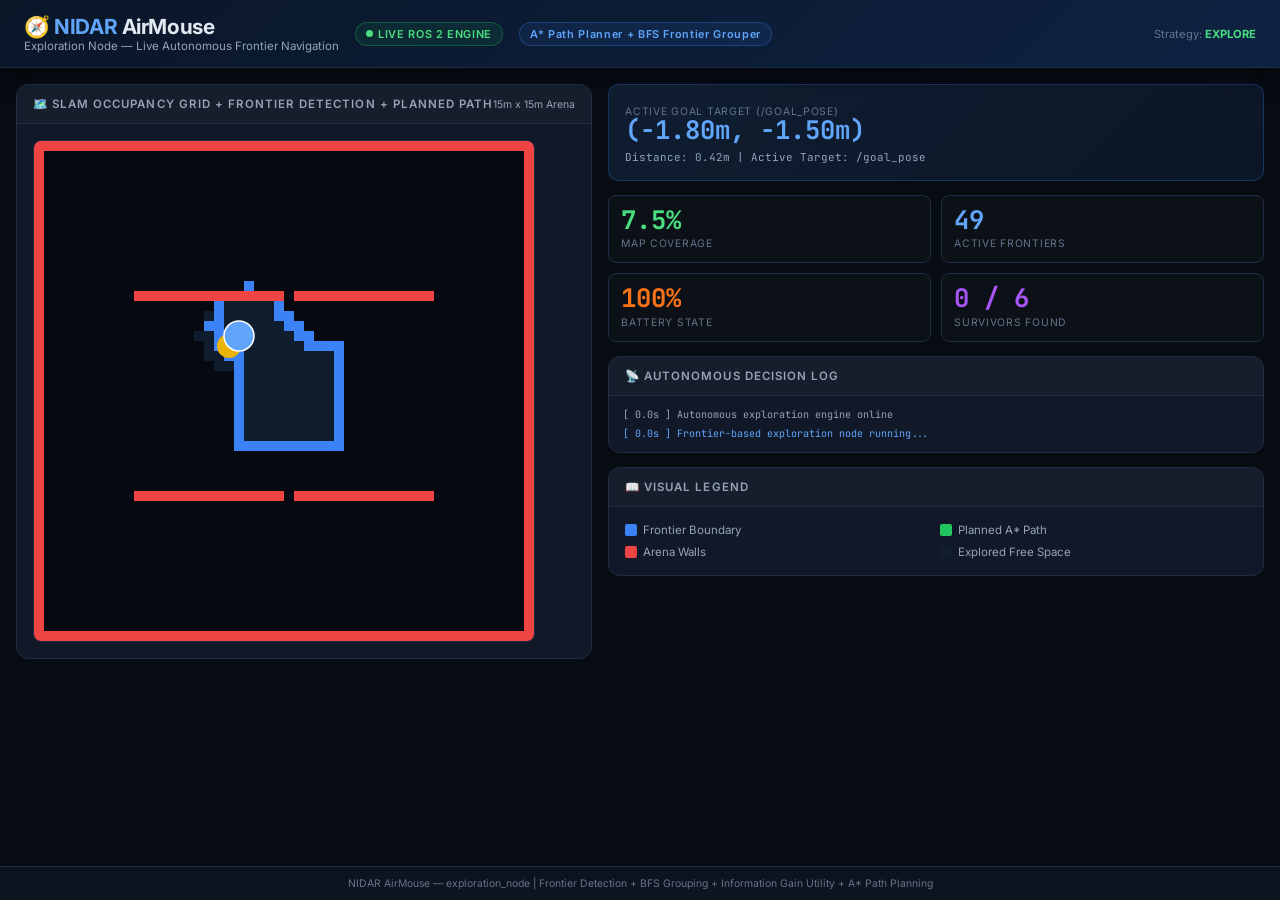
<file: tools/mock_publishers/exploration_demo.html>
<!DOCTYPE html>
<html lang="en">
<head>
<meta charset="UTF-8">
<meta name="viewport" content="width=device-width, initial-scale=1.0">
<title>NIDAR AirMouse — Exploration Node Live Visualizer</title>
<link href="https://fonts.googleapis.com/css2?family=Inter:wght@300;400;500;600;700&family=JetBrains+Mono:wght@400;600;700&display=swap" rel="stylesheet">
<style>
:root {
  --bg:#070b12; --surface:#0d131f; --panel:#111928;
  --border:#1e2d45; --border2:#283852;
  --accent:#3b82f6; --accent2:#60a5fa;
  --green:#22c55e; --green2:#4ade80;
  --orange:#f97316; --red:#ef4444;
  --yellow:#eab308; --purple:#a855f7;
  --text:#e2e8f0; --muted:#64748b; --muted2:#94a3b8;
  --free:#0f1d2e; --unknown:#060a10; --occupied:#ef4444;
  --frontier:#3b82f6; --path:#22c55e;
}
*,*::before,*::after{box-sizing:border-box;margin:0;padding:0}
body{background:var(--bg);color:var(--text);font-family:'Inter',system-ui,sans-serif;min-height:100vh;display:flex;flex-direction:column}
header{background:linear-gradient(135deg,#0a1628 0%,#0e2242 100%);border-bottom:1px solid var(--border);padding:14px 24px;display:flex;align-items:center;gap:16px;box-shadow:0 4px 20px rgba(0,0,0,.5);z-index:10}
.logo{font-size:1.3rem;font-weight:700;color:var(--accent2);letter-spacing:-.02em}
.logo span{color:var(--text)}
.header-sub{font-size:.72rem;color:var(--muted2)}
.badge{display:inline-flex;align-items:center;gap:5px;font-size:.68rem;padding:4px 10px;border-radius:20px;font-weight:600;letter-spacing:.06em;white-space:nowrap}
.badge-live{background:rgba(34,197,94,.1);color:var(--green2);border:1px solid rgba(34,197,94,.3)}
.badge-mode{background:rgba(59,130,246,.1);color:var(--accent2);border:1px solid rgba(59,130,246,.3)}
.pulse{width:7px;height:7px;border-radius:50%;background:var(--green2);animation:pulse 1.4s ease-in-out infinite}
@keyframes pulse{0%,100%{opacity:1;transform:scale(1)}50%{opacity:.3;transform:scale(.7)}}
.header-right{margin-left:auto;display:flex;align-items:center;gap:12px}
main{flex:1;display:flex;gap:16px;padding:16px;flex-wrap:wrap;align-items:flex-start}
.panel{background:var(--panel);border:1px solid var(--border);border-radius:12px;overflow:hidden}
.panel-header{padding:12px 16px;border-bottom:1px solid var(--border);display:flex;align-items:center;justify-content:space-between;background:rgba(255,255,255,.02)}
.panel-title{font-size:.72rem;font-weight:600;color:var(--muted2);text-transform:uppercase;letter-spacing:.09em}
.panel-body{padding:16px}
.canvas-panel{flex:0 0 auto}
#map-canvas{background:#050811;border:1px solid var(--border);border-radius:8px;display:block}
.side{flex:1;min-width:280px;display:flex;flex-direction:column;gap:14px}
.metric-card{background:linear-gradient(135deg,rgba(30,58,95,.4),rgba(15,30,55,.6));border:1px solid rgba(59,130,246,.25);border-radius:10px;padding:16px}
.stat-val{font-family:'JetBrains Mono',monospace;font-size:1.6rem;font-weight:700;line-height:1}
.stat-lbl{font-size:.65rem;color:var(--muted);text-transform:uppercase;letter-spacing:.07em;margin-top:4px}
.stats-grid{display:grid;grid-template-columns:1fr 1fr;gap:10px}
.stat-box{background:rgba(255,255,255,.02);border:1px solid var(--border);border-radius:8px;padding:12px}
.stat-val.blue{color:var(--accent2)}
.stat-val.green{color:var(--green2)}
.stat-val.orange{color:var(--orange)}
.stat-val.purple{color:var(--purple)}
#log-list{font-family:'JetBrains Mono',monospace;font-size:.63rem;color:var(--muted2);max-height:140px;overflow-y:auto;display:flex;flex-direction:column-reverse;gap:2px}
.log-entry{padding:2px 0}
.log-frontier{color:var(--accent2)}
.log-goal{color:var(--green2)}
.log-batt{color:var(--orange)}
footer{text-align:center;padding:10px;font-size:.65rem;color:var(--muted);border-top:1px solid var(--border);background:var(--surface)}
</style>
</head>
<body>
<header>
  <div>
    <div class="logo">🧭 NIDAR <span>AirMouse</span></div>
    <div class="header-sub">Exploration Node — Live Autonomous Frontier Navigation</div>
  </div>
  <span class="badge badge-live"><span class="pulse"></span>LIVE ROS 2 ENGINE</span>
  <span class="badge badge-mode">A* Path Planner + BFS Frontier Grouper</span>
  <div class="header-right">
    <span style="font-size:.7rem;color:var(--muted)">Strategy: <span id="strategy-badge" style="color:var(--green2);font-weight:700">EXPLORE</span></span>
  </div>
</header>

<main>
  <div class="panel canvas-panel">
    <div class="panel-header">
      <span class="panel-title">🗺️ SLAM Occupancy Grid + Frontier Detection + Planned Path</span>
      <span id="canvas-status" style="font-size:.65rem;color:var(--muted2)">15m x 15m Arena</span>
    </div>
    <div class="panel-body">
      <canvas id="map-canvas" width="500" height="500"></canvas>
    </div>
  </div>

  <div class="side">
    <div class="metric-card">
      <div class="stat-lbl">Active Goal Target (/goal_pose)</div>
      <div class="stat-val blue" id="goal-coord">(0.00m, 0.00m)</div>
      <div style="font-family:'JetBrains Mono',monospace;font-size:.68rem;color:var(--muted2);margin-top:6px" id="goal-dist">Distance: 0.00m | Est. Cost: 0.0</div>
    </div>

    <div class="stats-grid">
      <div class="stat-box">
        <div class="stat-val green" id="stat-coverage">0.0%</div>
        <div class="stat-lbl">Map Coverage</div>
      </div>
      <div class="stat-box">
        <div class="stat-val blue" id="stat-frontiers">0</div>
        <div class="stat-lbl">Active Frontiers</div>
      </div>
      <div class="stat-box">
        <div class="stat-val orange" id="stat-battery">100%</div>
        <div class="stat-lbl">Battery State</div>
      </div>
      <div class="stat-box">
        <div class="stat-val purple" id="stat-survivors">0 / 6</div>
        <div class="stat-lbl">Survivors Found</div>
      </div>
    </div>

    <div class="panel">
      <div class="panel-header"><span class="panel-title">📡 Autonomous Decision Log</span></div>
      <div class="panel-body" style="padding:10px 14px">
        <div id="log-list">
          <div class="log-entry">[ 0.0s ] Autonomous exploration engine online</div>
        </div>
      </div>
    </div>

    <div class="panel">
      <div class="panel-header"><span class="panel-title">📖 Visual Legend</span></div>
      <div class="panel-body" style="display:grid;grid-template-columns:1fr 1fr;gap:8px;font-size:.72rem;color:var(--muted2)">
        <div style="display:flex;align-items:center;gap:6px"><span style="width:12px;height:12px;background:#3b82f6;border-radius:2px;display:inline-block"></span> Frontier Boundary</div>
        <div style="display:flex;align-items:center;gap:6px"><span style="width:12px;height:12px;background:#22c55e;border-radius:2px;display:inline-block"></span> Planned A* Path</div>
        <div style="display:flex;align-items:center;gap:6px"><span style="width:12px;height:12px;background:#ef4444;border-radius:2px;display:inline-block"></span> Arena Walls</div>
        <div style="display:flex;align-items:center;gap:6px"><span style="width:12px;height:12px;background:#0f1d2e;border-radius:2px;display:inline-block"></span> Explored Free Space</div>
      </div>
    </div>
  </div>
</main>

<footer>
  NIDAR AirMouse — exploration_node | Frontier Detection + BFS Grouping + Information Gain Utility + A* Path Planning
</footer>

<script>
const canvas = document.getElementById('map-canvas');
const ctx = canvas.getContext('2d');
const GRID = 50; // 50x50 simulation cells
const CELL_SIZE = canvas.width / GRID;

let drone = { x: 25, y: 25 };
let explored = Array.from({length: GRID}, () => Array(GRID).fill(false));
let walls = Array.from({length: GRID}, () => Array(GRID).fill(false));
let path = [];
let goal = { x: 25, y: 25 };
let battery = 100;
let survivors = 0;
let frontiers = [];

// Initialize walls along perimeter + internal rooms
for(let i=0; i<GRID; i++) {
  walls[0][i] = true; walls[GRID-1][i] = true;
  walls[i][0] = true; walls[i][GRID-1] = true;
}
// Some internal maze walls
for(let i=10; i<40; i++) {
  if(i!==25) walls[15][i] = true;
  if(i!==25) walls[35][i] = true;
}

// Initial explored zone around drone
for(let r=20; r<=30; r++) {
  for(let c=20; c<=30; c++) {
    explored[r][c] = true;
  }
}

function addLog(msg, cls) {
  const logEl = document.getElementById('log-list');
  const t = ((Date.now() - startTime)/1000).toFixed(1);
  const div = document.createElement('div');
  div.className = 'log-entry ' + (cls||'');
  div.textContent = `[ ${t}s ] ${msg}`;
  logEl.prepend(div);
  while(logEl.children.length > 30) logEl.removeChild(logEl.lastChild);
}

const startTime = Date.now();

function updateExploration() {
  // 1. Detect frontier cells (Explored cell adjacent to Unexplored non-wall cell)
  frontiers = [];
  for(let r=1; r<GRID-1; r++) {
    for(let c=1; c<GRID-1; c++) {
      if(explored[r][c] && !walls[r][c]) {
        let hasUnknown = false;
        for(let dr=-1; dr<=1; dr++) {
          for(let dc=-1; dc<=1; dc++) {
            let nr = r + dr, nc = c + dc;
            if(!explored[nr][nc] && !walls[nr][nc]) {
              hasUnknown = true;
            }
          }
        }
        if(hasUnknown) frontiers.push({r, c});
      }
    }
  }

  // 2. Select best frontier using Utility = Size - (Distance * 0.5)
  if(frontiers.length > 0) {
    let best = null;
    let bestScore = -Infinity;
    frontiers.forEach(f => {
      let d = Math.hypot(f.r - drone.y, f.c - drone.x);
      let score = 10 - d * 0.5;
      if(score > bestScore) {
        bestScore = score;
        best = f;
      }
    });
    if(best) {
      goal = { x: best.c, y: best.r };
    }
  }

  // 3. Move drone toward goal (A* simulated step)
  let dx = goal.x - drone.x;
  let dy = goal.y - drone.y;
  let stepX = dx !== 0 ? Math.sign(dx) : 0;
  let stepY = dy !== 0 ? Math.sign(dy) : 0;

  if(!walls[drone.y + stepY][drone.x + stepX]) {
    drone.x += stepX;
    drone.y += stepY;
  } else if(!walls[drone.y][drone.x + stepX]) {
    drone.x += stepX;
  } else if(!walls[drone.y + stepY][drone.x]) {
    drone.y += stepY;
  }

  // Expand explored area around drone (LIDAR field of view)
  const FOV = 4;
  for(let dr=-FOV; dr<=FOV; dr++) {
    for(let dc=-FOV; dc<=FOV; dc++) {
      let r = drone.y + dr, c = drone.x + dc;
      if(r >= 0 && r < GRID && c >= 0 && c < GRID && Math.hypot(dr, dc) <= FOV) {
        explored[r][c] = true;
      }
    }
  }

  // Compute coverage
  let exploredCount = 0;
  let totalValid = 0;
  for(let r=0; r<GRID; r++) {
    for(let c=0; c<GRID; c++) {
      if(!walls[r][c]) {
        totalValid++;
        if(explored[r][c]) exploredCount++;
      }
    }
  }
  let coverage = (exploredCount / totalValid) * 100;

  // Battery drain
  battery = Math.max(10, 100 - (Date.now() - startTime) / 1000 * 0.4);

  // Survivor finds
  if(coverage > 30 && survivors === 0) { survivors = 1; addLog("Survivor #1 confirmed at B4", "log-goal"); }
  if(coverage > 50 && survivors === 1) { survivors = 2; addLog("Survivor #2 confirmed at G9", "log-goal"); }
  if(coverage > 70 && survivors === 2) { survivors = 3; addLog("Survivor #3 confirmed at K12", "log-goal"); }

  // Update UI
  document.getElementById('goal-coord').textContent = `(${((goal.x-25)*0.3).toFixed(2)}m, ${((goal.y-25)*0.3).toFixed(2)}m)`;
  let dist = (Math.hypot(goal.x - drone.x, goal.y - drone.y) * 0.3).toFixed(2);
  document.getElementById('goal-dist').textContent = `Distance: ${dist}m | Active Target: /goal_pose`;
  document.getElementById('stat-coverage').textContent = `${coverage.toFixed(1)}%`;
  document.getElementById('stat-frontiers').textContent = frontiers.length;
  document.getElementById('stat-battery').textContent = `${battery.toFixed(0)}%`;
  document.getElementById('stat-survivors').textContent = `${survivors} / 6`;
  
  if(battery <= 15) {
    document.getElementById('strategy-badge').textContent = 'EXIT';
    document.getElementById('strategy-badge').style.color = '#ef4444';
  } else if(battery <= 30) {
    document.getElementById('strategy-badge').textContent = 'RETURN';
    document.getElementById('strategy-badge').style.color = '#f97316';
  }

  render();
}

function render() {
  ctx.fillStyle = '#060a10';
  ctx.fillRect(0, 0, canvas.width, canvas.height);

  // Draw explored cells
  for(let r=0; r<GRID; r++) {
    for(let c=0; c<GRID; c++) {
      if(walls[r][c]) {
        ctx.fillStyle = '#ef4444';
        ctx.fillRect(c*CELL_SIZE, r*CELL_SIZE, CELL_SIZE, CELL_SIZE);
      } else if(explored[r][c]) {
        ctx.fillStyle = '#0f1d2e';
        ctx.fillRect(c*CELL_SIZE, r*CELL_SIZE, CELL_SIZE, CELL_SIZE);
      }
    }
  }

  // Draw frontier cells
  ctx.fillStyle = '#3b82f6';
  frontiers.forEach(f => {
    ctx.fillRect(f.c*CELL_SIZE, f.r*CELL_SIZE, CELL_SIZE, CELL_SIZE);
  });

  // Draw path line from drone to goal
  ctx.strokeStyle = '#22c55e';
  ctx.lineWidth = 2;
  ctx.beginPath();
  ctx.moveTo(drone.x*CELL_SIZE + CELL_SIZE/2, drone.y*CELL_SIZE + CELL_SIZE/2);
  ctx.lineTo(goal.x*CELL_SIZE + CELL_SIZE/2, goal.y*CELL_SIZE + CELL_SIZE/2);
  ctx.stroke();

  // Draw Goal
  ctx.fillStyle = '#eab308';
  ctx.beginPath();
  ctx.arc(goal.x*CELL_SIZE + CELL_SIZE/2, goal.y*CELL_SIZE + CELL_SIZE/2, CELL_SIZE*1.2, 0, Math.PI*2);
  ctx.fill();

  // Draw Drone
  ctx.fillStyle = '#60a5fa';
  ctx.beginPath();
  ctx.arc(drone.x*CELL_SIZE + CELL_SIZE/2, drone.y*CELL_SIZE + CELL_SIZE/2, CELL_SIZE*1.5, 0, Math.PI*2);
  ctx.fill();
  ctx.strokeStyle = '#ffffff';
  ctx.lineWidth = 1.5;
  ctx.stroke();
}

setInterval(updateExploration, 150);
addLog("Frontier-based exploration node running...", "log-frontier");
</script>
</body>
</html>
</file>
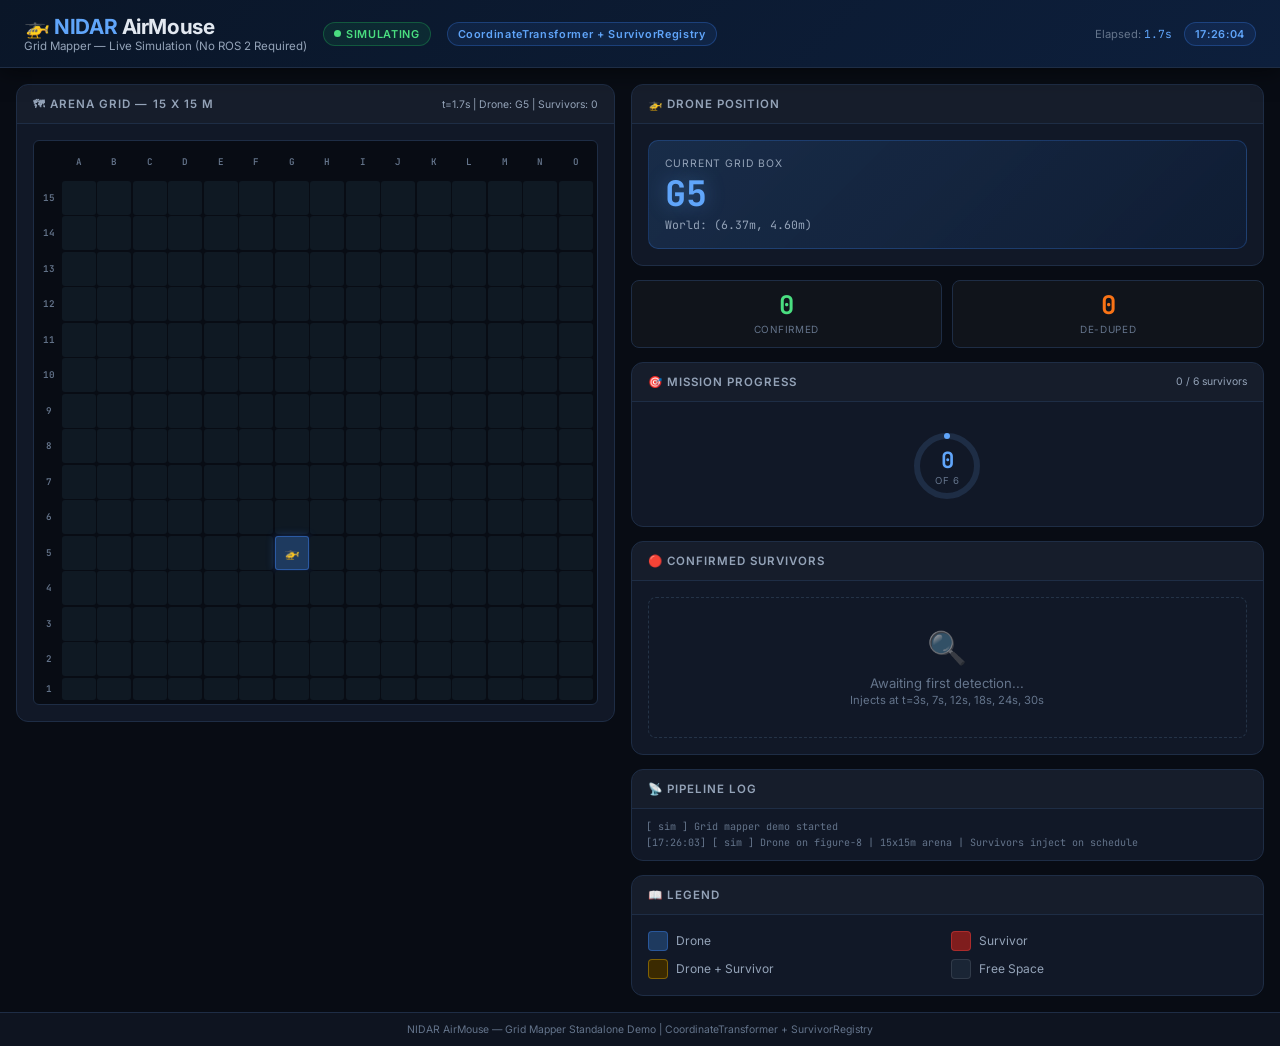
<file: tools/mock_publishers/grid_mapper_demo.html>
﻿<!DOCTYPE html>
<html lang="en">
<head>
<meta charset="UTF-8">
<meta name="viewport" content="width=device-width, initial-scale=1.0">
<title>NIDAR AirMouse — Grid Mapper Demo</title>
<link href="https://fonts.googleapis.com/css2?family=Inter:wght@300;400;500;600;700&family=JetBrains+Mono:wght@400;600&display=swap" rel="stylesheet">
<style>
:root {
  --bg:#080c14; --surface:#0e1420; --panel:#111827;
  --border:#1e2d45; --border2:#243347;
  --accent:#3b82f6; --accent2:#60a5fa;
  --green:#22c55e; --green2:#4ade80;
  --orange:#f97316; --red:#ef4444;
  --yellow:#eab308;
  --text:#e2e8f0; --muted:#64748b; --muted2:#94a3b8;
  --free:#0f1923; --grid-ln:#1a2535;
  --survivor:#7f1d1d; --drone-c:#1e3a5f; --both-c:#3b2a00;
}
*,*::before,*::after{box-sizing:border-box;margin:0;padding:0}
body{background:var(--bg);color:var(--text);font-family:'Inter',system-ui,sans-serif;
  min-height:100vh;display:flex;flex-direction:column}
header{background:linear-gradient(135deg,#0a1628 0%,#0d1f3c 100%);
  border-bottom:1px solid var(--border);padding:14px 24px;
  display:flex;align-items:center;gap:16px;
  box-shadow:0 4px 20px rgba(0,0,0,.5);z-index:10}
.logo{font-size:1.3rem;font-weight:700;color:var(--accent2);letter-spacing:-.02em}
.logo span{color:var(--text)}
.header-sub{font-size:.72rem;color:var(--muted2)}
.badge{display:inline-flex;align-items:center;gap:5px;font-size:.68rem;
  padding:4px 10px;border-radius:20px;font-weight:600;letter-spacing:.06em;white-space:nowrap}
.badge-live{background:rgba(34,197,94,.1);color:var(--green2);border:1px solid rgba(34,197,94,.3)}
.badge-mode{background:rgba(59,130,246,.1);color:var(--accent2);border:1px solid rgba(59,130,246,.3)}
.pulse{width:7px;height:7px;border-radius:50%;background:var(--green2);
  animation:pulse 1.4s ease-in-out infinite}
@keyframes pulse{0%,100%{opacity:1;transform:scale(1)}50%{opacity:.3;transform:scale(.7)}}
.header-right{margin-left:auto;display:flex;align-items:center;gap:12px}
main{flex:1;display:flex;gap:16px;padding:16px;flex-wrap:wrap;align-items:flex-start}
.panel{background:var(--panel);border:1px solid var(--border);border-radius:12px;overflow:hidden}
.panel-header{padding:12px 16px;border-bottom:1px solid var(--border);
  display:flex;align-items:center;justify-content:space-between;background:rgba(255,255,255,.02)}
.panel-title{font-size:.72rem;font-weight:600;color:var(--muted2);text-transform:uppercase;letter-spacing:.09em}
.panel-body{padding:16px}
.grid-panel{flex:0 0 auto}
#arena-wrap{padding:16px}
#arena{display:grid;
  grid-template-columns:22px repeat(15,34px);
  grid-template-rows:repeat(15,34px) 22px;
  gap:1.5px;background:var(--bg);border-radius:6px;
  padding:4px;border:1px solid var(--border)}
.lbl{display:flex;align-items:center;justify-content:center;
  font-size:.58rem;color:var(--muted);font-weight:600;font-family:'JetBrains Mono',monospace}
/* Cells — NO looping animation, just solid color + static glow */
.cell{background:var(--free);border-radius:3px;position:relative;
  cursor:default;display:flex;align-items:center;justify-content:center;
  font-size:.78rem;border:1px solid transparent;
  /* transition only color properties, not transform to avoid flicker */
  transition:background .3s,box-shadow .3s,border-color .3s}
.cell:hover{transform:scale(1.15);z-index:10;transition:transform .1s}
.cell.has-drone{
  background:var(--drone-c);
  border-color:rgba(59,130,246,.45);
  box-shadow:0 0 8px rgba(59,130,246,.35)}
.cell.has-survivor{
  background:var(--survivor);
  border-color:rgba(239,68,68,.45);
  box-shadow:0 0 10px rgba(239,68,68,.4)}
.cell.has-both{
  background:var(--both-c);
  border-color:rgba(234,179,8,.5);
  box-shadow:0 0 10px rgba(234,179,8,.4)}
/* Tooltip on hover only */
.cell-tip{position:absolute;bottom:calc(100% + 4px);left:50%;transform:translateX(-50%);
  background:rgba(0,0,0,.9);color:var(--text);font-size:.6rem;padding:3px 6px;
  border-radius:4px;white-space:nowrap;pointer-events:none;
  opacity:0;transition:opacity .15s;border:1px solid var(--border2);z-index:100;
  font-family:'JetBrains Mono',monospace}
.cell:hover .cell-tip{opacity:1}
.side{flex:1;min-width:240px;display:flex;flex-direction:column;gap:14px}
.drone-card{background:linear-gradient(135deg,rgba(30,58,95,.6),rgba(15,30,55,.8));
  border:1px solid rgba(59,130,246,.25);border-radius:10px;padding:16px}
.dc-label{font-size:.65rem;color:var(--muted2);text-transform:uppercase;letter-spacing:.08em;margin-bottom:6px}
.dc-grid-box{font-family:'JetBrains Mono',monospace;font-size:2.2rem;font-weight:700;
  color:var(--accent2);line-height:1;text-shadow:0 0 20px rgba(96,165,250,.4)}
.dc-coords{font-family:'JetBrains Mono',monospace;font-size:.72rem;color:var(--muted2);margin-top:6px}
.stats-row{display:grid;grid-template-columns:1fr 1fr;gap:10px}
.stat-card{background:rgba(255,255,255,.03);border:1px solid var(--border);
  border-radius:8px;padding:12px;text-align:center}
.stat-val{font-family:'JetBrains Mono',monospace;font-size:1.6rem;font-weight:700;line-height:1}
.stat-val.green{color:var(--green2)}
.stat-val.orange{color:var(--orange)}
.stat-lbl{font-size:.62rem;color:var(--muted);text-transform:uppercase;letter-spacing:.07em;margin-top:4px}
.survivor-list{display:flex;flex-direction:column;gap:8px;max-height:340px;overflow-y:auto}
.survivor-list::-webkit-scrollbar{width:4px}
.survivor-list::-webkit-scrollbar-thumb{background:var(--border2);border-radius:4px}
.s-card{background:rgba(127,29,29,.12);border:1px solid rgba(239,68,68,.2);
  border-radius:8px;padding:10px 12px;display:flex;align-items:center;gap:10px;
  transition:border-color .25s}
.s-card:hover{border-color:rgba(239,68,68,.5)}
.s-num{width:28px;height:28px;border-radius:50%;background:rgba(239,68,68,.2);
  border:1px solid rgba(239,68,68,.4);color:#fca5a5;font-weight:700;font-size:.75rem;
  display:flex;align-items:center;justify-content:center;flex-shrink:0}
.s-info{flex:1}
.s-gb{font-family:'JetBrains Mono',monospace;font-size:1rem;font-weight:700;color:var(--orange)}
.s-pos{font-family:'JetBrains Mono',monospace;font-size:.62rem;color:var(--muted2);margin-top:2px}
.s-conf-wrap{display:flex;flex-direction:column;align-items:flex-end;gap:3px}
.s-conf{font-size:.62rem;color:var(--green2);font-weight:700;white-space:nowrap}
.s-det{font-size:.58rem;color:var(--muted);white-space:nowrap}
.conf-bar-wrap{width:56px;height:3px;background:rgba(255,255,255,.08);border-radius:2px;overflow:hidden}
.conf-bar{height:100%;background:linear-gradient(90deg,var(--green),var(--green2));
  border-radius:2px;transition:width .5s}
.empty-state{text-align:center;padding:30px 20px;color:var(--muted);font-size:.82rem;
  border:1px dashed var(--border2);border-radius:8px}
.empty-icon{font-size:2rem;margin-bottom:8px;opacity:.5}
.legend-grid{display:grid;grid-template-columns:1fr 1fr;gap:8px}
.legend-item{display:flex;align-items:center;gap:8px;font-size:.75rem;color:var(--muted2)}
.legend-swatch{width:20px;height:20px;border-radius:4px;flex-shrink:0;border:1px solid rgba(255,255,255,.1)}
#pipeline-log{font-family:'JetBrains Mono',monospace;font-size:.63rem;color:var(--muted2);
  max-height:100px;overflow-y:auto;display:flex;flex-direction:column-reverse;gap:1px}
#pipeline-log::-webkit-scrollbar{width:3px}
#pipeline-log::-webkit-scrollbar-thumb{background:var(--border);border-radius:2px}
.log-entry{padding:1px 0}
.log-new{color:var(--green2)}
.log-dedup{color:var(--yellow)}
.log-info{color:var(--muted)}
.ring-wrap{position:relative;width:80px;height:80px;display:flex;align-items:center;justify-content:center}
.ring-svg{transform:rotate(-90deg);position:absolute}
.ring-bg{fill:none;stroke:var(--border);stroke-width:6}
.ring-fg{fill:none;stroke:var(--accent2);stroke-width:6;stroke-linecap:round;transition:stroke-dashoffset .5s}
.ring-label{position:absolute;inset:0;display:flex;flex-direction:column;
  align-items:center;justify-content:center;z-index:1}
.ring-num{font-family:'JetBrains Mono',monospace;font-size:1.4rem;font-weight:700;color:var(--accent2)}
.ring-sub{font-size:.6rem;color:var(--muted);text-transform:uppercase;letter-spacing:.06em}
.ring-wrap-outer{display:flex;justify-content:center;padding:8px 0 4px}
footer{text-align:center;padding:10px;font-size:.65rem;color:var(--muted);
  border-top:1px solid var(--border);background:var(--surface)}
</style>
</head>
<body>
<header>
  <div>
    <div class="logo">&#x1F681; NIDAR <span>AirMouse</span></div>
    <div class="header-sub">Grid Mapper &mdash; Live Simulation (No ROS 2 Required)</div>
  </div>
  <span class="badge badge-live"><span class="pulse"></span>SIMULATING</span>
  <span class="badge badge-mode">CoordinateTransformer + SurvivorRegistry</span>
  <div class="header-right">
    <span style="font-size:.7rem;color:var(--muted)">Elapsed:&nbsp;<span id="elapsed"
      style="color:var(--accent2);font-family:'JetBrains Mono',monospace">0.0s</span></span>
    <span id="clock" class="badge badge-mode"></span>
  </div>
</header>

<main>
  <!-- Grid -->
  <div class="panel grid-panel">
    <div class="panel-header">
      <span class="panel-title">&#x1F5FA; Arena Grid &mdash; 15 x 15 m</span>
      <span id="grid-status" style="font-size:.65rem;color:var(--muted2)">Starting...</span>
    </div>
    <div id="arena-wrap"><div id="arena"></div></div>
  </div>

  <!-- Side -->
  <div class="side">
    <div class="panel">
      <div class="panel-header"><span class="panel-title">&#x1F681; Drone Position</span></div>
      <div class="panel-body">
        <div class="drone-card">
          <div class="dc-label">Current Grid Box</div>
          <div class="dc-grid-box" id="drone-grid">—</div>
          <div class="dc-coords" id="drone-coords">World: (0.00m, 0.00m)</div>
        </div>
      </div>
    </div>
    <div class="stats-row">
      <div class="stat-card">
        <div class="stat-val green" id="stat-survivors">0</div>
        <div class="stat-lbl">Confirmed</div>
      </div>
      <div class="stat-card">
        <div class="stat-val orange" id="stat-dedup">0</div>
        <div class="stat-lbl">De-duped</div>
      </div>
    </div>
    <div class="panel">
      <div class="panel-header">
        <span class="panel-title">&#x1F3AF; Mission Progress</span>
        <span id="survivor-badge" style="font-size:.65rem;color:var(--muted2)">0 / 6</span>
      </div>
      <div class="panel-body">
        <div class="ring-wrap-outer">
          <div class="ring-wrap">
            <svg class="ring-svg" width="80" height="80" viewBox="0 0 80 80">
              <circle class="ring-bg" cx="40" cy="40" r="30"/>
              <circle class="ring-fg" id="ring-fg" cx="40" cy="40" r="30"
                stroke-dasharray="188.5" stroke-dashoffset="188.5"/>
            </svg>
            <div class="ring-label">
              <div class="ring-num" id="ring-num">0</div>
              <div class="ring-sub">of 6</div>
            </div>
          </div>
        </div>
      </div>
    </div>
    <div class="panel" style="flex:1">
      <div class="panel-header"><span class="panel-title">&#x1F534; Confirmed Survivors</span></div>
      <div class="panel-body">
        <div class="survivor-list" id="survivor-list">
          <div class="empty-state">
            <div class="empty-icon">&#x1F50D;</div>
            Awaiting first detection...<br>
            <span style="font-size:.7rem">Injects at t=3s, 7s, 12s, 18s, 24s, 30s</span>
          </div>
        </div>
      </div>
    </div>
    <div class="panel">
      <div class="panel-header"><span class="panel-title">&#x1F4E1; Pipeline Log</span></div>
      <div class="panel-body" style="padding:10px 14px">
        <div id="pipeline-log">
          <div class="log-entry log-info">[ sim ] Grid mapper demo started</div>
        </div>
      </div>
    </div>
    <div class="panel">
      <div class="panel-header"><span class="panel-title">&#x1F4D6; Legend</span></div>
      <div class="panel-body">
        <div class="legend-grid">
          <div class="legend-item">
            <div class="legend-swatch" style="background:var(--drone-c);border-color:rgba(59,130,246,.4)"></div>
            Drone
          </div>
          <div class="legend-item">
            <div class="legend-swatch" style="background:var(--survivor);border-color:rgba(239,68,68,.4)"></div>
            Survivor
          </div>
          <div class="legend-item">
            <div class="legend-swatch" style="background:var(--both-c);border-color:rgba(234,179,8,.4)"></div>
            Drone + Survivor
          </div>
          <div class="legend-item">
            <div class="legend-swatch" style="background:var(--grid-ln)"></div>
            Free Space
          </div>
        </div>
      </div>
    </div>
  </div>
</main>
<footer>NIDAR AirMouse &mdash; Grid Mapper Standalone Demo | CoordinateTransformer + SurvivorRegistry</footer>

<script>
// ── Constants ────────────────────────────────────────────────
const ARENA_COLS = 15, ARENA_ROWS = 15;
const GRID_BOX_SIZE = 1.0;
const DEDUP_THRESHOLD = 0.5;
const MAX_SURVIVORS = 6;
const COL_LBL = 'ABCDEFGHIJKLMNO'.split('');
const CIRCUMFERENCE = 2 * Math.PI * 30;
const PERIOD = 60; // figure-8 period seconds

// ── CoordinateTransformer ────────────────────────────────────
class CoordinateTransformer {
  constructor(gox=0,goy=0){this.gox=gox;this.goy=goy;}
  worldToGrid(wx,wy){
    const ax=wx-this.gox, ay=wy-this.goy;
    if(ax<0||ay<0) return null;
    const col=Math.floor(ax/GRID_BOX_SIZE);
    const row=Math.floor(ay/GRID_BOX_SIZE)+1;
    if(col>=ARENA_COLS||row>ARENA_ROWS) return null;
    return String.fromCharCode(65+col)+row;
  }
}

// ── SurvivorRegistry ─────────────────────────────────────────
class SurvivorRegistry {
  constructor(){this.survivors=[];this.nextId=0;this.dedup=0;}
  addOrUpdate(wx,wy,conf,gridBox){
    let nearest=null,nd=Infinity;
    for(const s of this.survivors){
      const d=Math.hypot(wx-s.wx,wy-s.wy);
      if(d<nd){nd=d;nearest=s;}
    }
    if(nearest&&nd<DEDUP_THRESHOLD){
      const n=nearest.detections;
      nearest.wx=(nearest.wx*n+wx)/(n+1);
      nearest.wy=(nearest.wy*n+wy)/(n+1);
      nearest.conf=(nearest.conf*n+conf)/(n+1);
      if(gridBox) nearest.gridBox=gridBox;
      nearest.detections++;
      this.dedup++;
      return{record:nearest,isNew:false};
    }
    if(!gridBox||this.survivors.length>=MAX_SURVIVORS) return null;
    const rec={id:this.nextId++,wx,wy,conf,gridBox,detections:1};
    this.survivors.push(rec);
    return{record:rec,isNew:true};
  }
}

// ── Survivor schedule ────────────────────────────────────────
const SCHEDULE = [
  [3,  2.3, 1.7, 0.72],
  [7,  8.5, 5.2, 0.85],
  [12, 4.0, 9.8, 0.60],
  [18,11.2, 2.4, 0.91],
  [24, 6.7,13.1, 0.78],
  [30, 0.9, 7.6, 0.65],
  [36, 2.4, 1.8, 0.80],  // dedup
  [42, 8.6, 5.1, 0.92],  // dedup
];

// ── State ────────────────────────────────────────────────────
const transformer = new CoordinateTransformer(0,0);
const registry = new SurvivorRegistry();
const startTime = Date.now();
let nextSchedIdx = 0;

// Track what each cell currently shows so we only touch changed cells
const cellState = {}; // 'c-XX' -> 0|1|2|3

// ── Build grid DOM (once) ────────────────────────────────────
function buildGrid(){
  const arena = document.getElementById('arena');
  // corner
  const c=document.createElement('div');c.className='lbl';arena.appendChild(c);
  // col labels
  COL_LBL.forEach(l=>{
    const el=document.createElement('div');el.className='lbl';el.textContent=l;arena.appendChild(el);
  });
  for(let row=ARENA_ROWS;row>=1;row--){
    const rl=document.createElement('div');rl.className='lbl';rl.textContent=row;arena.appendChild(rl);
    for(let col=0;col<ARENA_COLS;col++){
      const id=COL_LBL[col]+row;
      const cell=document.createElement('div');
      cell.className='cell';cell.id='c-'+id;
      const tip=document.createElement('div');tip.className='cell-tip';tip.textContent=id;
      cell.appendChild(tip);
      arena.appendChild(cell);
      cellState['c-'+id]=0;
    }
  }
}
buildGrid();

// ── Update a single cell (only if state changed) ─────────────
const ICONS = ['', '&#x1F681;', '&#x1F534;', '&#x1F681;&thinsp;&#x1F534;'];
const CLASSES = ['', 'has-drone', 'has-survivor', 'has-both'];
function setCellState(id, newVal){
  if(cellState[id]===newVal) return; // no change — skip DOM touch
  cellState[id]=newVal;
  const el=document.getElementById(id);
  if(!el) return;
  // Remove old class
  el.classList.remove('has-drone','has-survivor','has-both');
  // Set content (preserve tooltip)
  const tip=el.querySelector('.cell-tip');
  el.innerHTML='';
  if(tip) el.appendChild(tip);
  if(newVal>0){
    el.classList.add(CLASSES[newVal]);
    el.insertAdjacentHTML('beforeend',ICONS[newVal]);
  }
}

// ── Log ──────────────────────────────────────────────────────
const logEl = document.getElementById('pipeline-log');
function addLog(msg,cls){
  const t=new Date().toLocaleTimeString('en-GB',{hour12:false});
  const el=document.createElement('div');
  el.className='log-entry '+(cls||'log-info');
  el.textContent='['+t+'] '+msg;
  logEl.prepend(el);
  while(logEl.children.length>40) logEl.removeChild(logEl.lastChild);
}

// ── Progress ring ────────────────────────────────────────────
function setRing(n){
  document.getElementById('ring-fg').style.strokeDashoffset=CIRCUMFERENCE*(1-Math.min(n/6,1));
  document.getElementById('ring-num').textContent=n;
}

// ── Survivor list (only rebuild if count changed) ────────────
let lastSurvivorRender = -1;
function renderSurvivorList(survivors){
  // Only re-render if count changed or a confidence updated meaningfully
  const listEl=document.getElementById('survivor-list');
  if(survivors.length===0){
    if(lastSurvivorRender!==0){
      listEl.innerHTML='<div class="empty-state"><div class="empty-icon">&#x1F50D;</div>Awaiting first detection...<br><span style="font-size:.7rem">Injects at t=3s, 7s, 12s, 18s, 24s, 30s</span></div>';
      lastSurvivorRender=0;
    }
    return;
  }
  // Always re-render the list (it is cheap and shows updated confidence)
  listEl.innerHTML=survivors.map((s,i)=>
    '<div class="s-card">'+
    '<div class="s-num">'+(i+1)+'</div>'+
    '<div class="s-info">'+
      '<div class="s-gb">'+s.gridBox+'</div>'+
      '<div class="s-pos">('+s.wx.toFixed(2)+'m,&nbsp;'+s.wy.toFixed(2)+'m)</div>'+
    '</div>'+
    '<div class="s-conf-wrap">'+
      '<div class="s-conf">'+Math.round(s.conf*100)+'%</div>'+
      '<div class="conf-bar-wrap"><div class="conf-bar" style="width:'+Math.round(s.conf*100)+'%"></div></div>'+
      '<div class="s-det">'+s.detections+'x detected</div>'+
    '</div></div>'
  ).join('');
  lastSurvivorRender=survivors.length;
}

// ── Desired grid state (compute, then diff) ──────────────────
let prevDroneId = null;
function updateGrid(droneGrid, survivors){
  // Build desired state map
  const desired = {};
  for(const s of survivors){
    const id='c-'+s.gridBox;
    desired[id]=(desired[id]||0)|2; // bit 1 = survivor
  }
  if(droneGrid){
    const id='c-'+droneGrid;
    desired[id]=(desired[id]||0)|1; // bit 0 = drone
  }
  // Map bit combos: 1=drone, 2=survivor, 3=both
  // For cells that had something before and now should be empty:
  // Collect all relevant ids = previous drone + survivors + current drone + survivors
  const allIds = new Set([
    ...Object.keys(desired),
    ...(prevDroneId?[prevDroneId]:[]),
    ...Object.keys(cellState).filter(k=>cellState[k]!==0)
  ]);
  for(const id of allIds){
    const val = desired[id]||0;
    // Map: 1->drone(1), 2->survivor(2), 3->both(3), 0->free(0)
    setCellState(id, val);
  }
  prevDroneId = droneGrid ? 'c-'+droneGrid : null;
}

// ── Main simulation tick (10 Hz) ─────────────────────────────
function simTick(){
  const elapsed=(Date.now()-startTime)/1000;
  const omega=(2*Math.PI)/PERIOD;

  // Figure-8 — offset into arena so drone stays in-bounds
  const droneX = 5.0*Math.sin(omega*elapsed)+5.5;
  const droneY = 3.5*Math.sin(2*omega*elapsed)/2+4.0;
  const droneGrid = transformer.worldToGrid(droneX,droneY);

  // Inject scheduled survivors
  while(nextSchedIdx<SCHEDULE.length && elapsed>=SCHEDULE[nextSchedIdx][0]){
    const [,sx,sy,conf]=SCHEDULE[nextSchedIdx];
    const gridBox=transformer.worldToGrid(sx,sy);
    const result=registry.addOrUpdate(sx,sy,conf,gridBox);
    if(result){
      if(result.isNew)
        addLog('NEW survivor #'+(result.record.id+1)+' -> '+result.record.gridBox+
          ' ('+sx.toFixed(1)+'m, '+sy.toFixed(1)+'m) conf='+Math.round(conf*100)+'%','log-new');
      else
        addLog('DEDUP: merged into survivor #'+(result.record.id+1)+
          ' conf now '+Math.round(result.record.conf*100)+'%','log-dedup');
    }
    nextSchedIdx++;
  }

  const survivors=registry.survivors;
  const n=survivors.length;

  // Update UI
  document.getElementById('drone-grid').textContent=droneGrid||'OOB';
  document.getElementById('drone-coords').textContent=
    'World: ('+droneX.toFixed(2)+'m, '+droneY.toFixed(2)+'m)';
  document.getElementById('stat-survivors').textContent=n;
  document.getElementById('stat-dedup').textContent=registry.dedup;
  document.getElementById('survivor-badge').textContent=n+' / 6 survivors';
  document.getElementById('elapsed').textContent=elapsed.toFixed(1)+'s';
  document.getElementById('grid-status').textContent=
    't='+elapsed.toFixed(1)+'s | Drone: '+(droneGrid||'OOB')+' | Survivors: '+n;
  document.getElementById('clock').textContent=
    new Date().toLocaleTimeString('en-GB',{hour12:false});
  setRing(n);
  renderSurvivorList(survivors);
  updateGrid(droneGrid, survivors);
}

addLog('[ sim ] Drone on figure-8 | 15x15m arena | Survivors inject on schedule','log-info');
setInterval(simTick, 100);
simTick();
</script>
</body>
</html>
</file>
